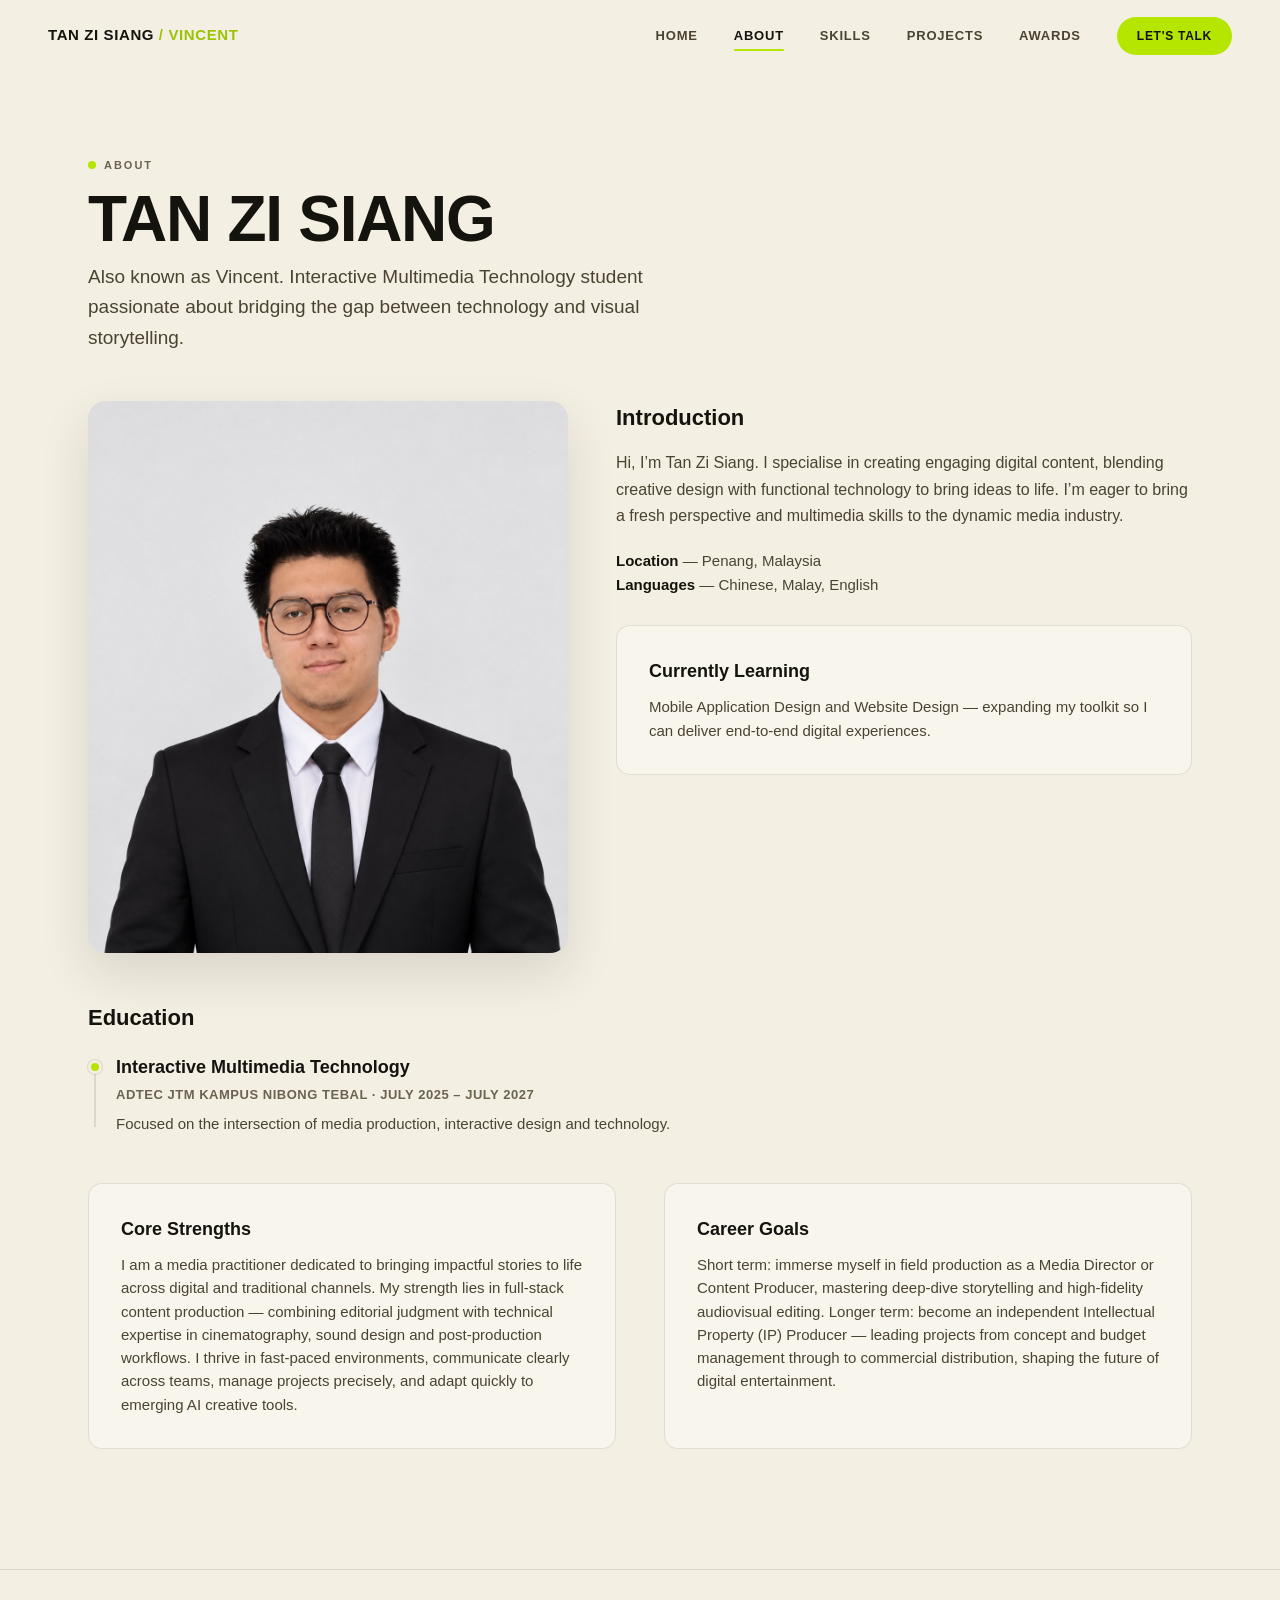
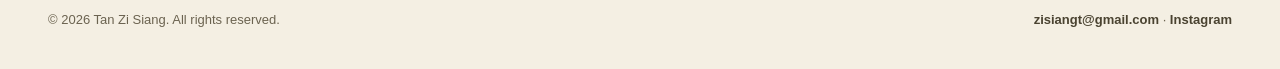
<file: about.html>
<!DOCTYPE html>
<html lang="en">
<head>
  <meta charset="utf-8">
  <meta name="viewport" content="width=device-width, initial-scale=1, viewport-fit=cover">
  <title>About — Tan Zi Siang</title>
  <meta name="description" content="About Tan Zi Siang (Vincent) — Interactive Multimedia Technology graduate path, strengths and career goals.">
  <link rel="stylesheet" href="style.css">
  <style>
    .about-portrait {
      width: 100%;
      max-width: 380px;
      margin: 0 auto 40px;
      border-radius: 18px;
      overflow: hidden;
      box-shadow: 0 20px 50px rgba(29,26,18,0.12);
      background: #e8e2d4;
    }
    .about-portrait img {
      width: 100%;
      height: auto;
      display: block;
      object-fit: cover;
      aspect-ratio: 1 / 1.15;
      object-position: center top;
    }
    @media (min-width: 900px) {
      .about-top {
        display: grid;
        grid-template-columns: 1fr 1.2fr;
        gap: 48px;
        align-items: start;
      }
      .about-portrait { margin: 0; max-width: none; }
    }
  </style>
</head>
<body>
  <header class="site-header">
    <a href="index.html" class="logo">Tan Zi Siang <span>/ Vincent</span></a>
    <button class="nav-toggle" aria-label="Menu" aria-expanded="false">
      <span></span><span></span><span></span>
    </button>
    <nav class="nav">
      <a href="index.html">Home</a>
      <a href="about.html" class="active">About</a>
      <a href="skills.html">Skills</a>
      <a href="projects.html">Projects</a>
      <a href="awards.html">Awards</a>
      <a href="contact.html" class="nav-cta">Let's Talk</a>
    </nav>
  </header>

  <main>
    <div class="page-hero">
      <span class="section-label"><i></i>About</span>
      <h1 class="section-title">Tan Zi Siang</h1>
      <p class="section-lead">Also known as Vincent. Interactive Multimedia Technology student passionate about bridging the gap between technology and visual storytelling.</p>
    </div>

    <section class="section" style="padding-top: 0;">
      <div class="about-top">
        <div class="about-portrait">
          <img src="portrait.jpg" alt="Tan Zi Siang — professional portrait" width="800" height="920">
        </div>
        <div>
          <h2 style="font-size:22px;font-weight:700;margin-bottom:16px;color:var(--dark);">Introduction</h2>
          <p style="font-size:16px;line-height:1.65;color:var(--text-muted);margin-bottom:20px;">
            Hi, I’m Tan Zi Siang. I specialise in creating engaging digital content, blending creative design with functional technology to bring ideas to life. I’m eager to bring a fresh perspective and multimedia skills to the dynamic media industry.
          </p>
          <p style="font-size:15px;line-height:1.6;color:var(--text-muted);">
            <strong style="color:var(--dark);">Location</strong> — Penang, Malaysia<br>
            <strong style="color:var(--dark);">Languages</strong> — Chinese, Malay, English
          </p>
          <div class="card" style="margin-top:28px;">
            <h3>Currently Learning</h3>
            <p>Mobile Application Design and Website Design — expanding my toolkit so I can deliver end-to-end digital experiences.</p>
          </div>
        </div>
      </div>

      <div class="mt-48">
        <h2 style="font-size:22px;font-weight:700;margin-bottom:20px;color:var(--dark);">Education</h2>
        <div class="timeline">
          <div class="timeline-item">
            <h3>Interactive Multimedia Technology</h3>
            <div class="meta">ADTEC JTM Kampus Nibong Tebal · July 2025 – July 2027</div>
            <p>Focused on the intersection of media production, interactive design and technology.</p>
          </div>
        </div>
      </div>

      <div class="mt-48 grid-2">
        <div class="card">
          <h3>Core Strengths</h3>
          <p>I am a media practitioner dedicated to bringing impactful stories to life across digital and traditional channels. My strength lies in full-stack content production — combining editorial judgment with technical expertise in cinematography, sound design and post-production workflows. I thrive in fast-paced environments, communicate clearly across teams, manage projects precisely, and adapt quickly to emerging AI creative tools.</p>
        </div>
        <div class="card">
          <h3>Career Goals</h3>
          <p>Short term: immerse myself in field production as a Media Director or Content Producer, mastering deep-dive storytelling and high-fidelity audiovisual editing. Longer term: become an independent Intellectual Property (IP) Producer — leading projects from concept and budget management through to commercial distribution, shaping the future of digital entertainment.</p>
        </div>
      </div>
    </section>
  </main>

  <footer class="site-footer">
    <p>© 2026 Tan Zi Siang. All rights reserved.</p>
    <p>
      <a href="mailto:zisiangt@gmail.com">zisiangt@gmail.com</a>
      ·
      <a href="https://instagram.com/vincent._.zs" target="_blank" rel="noopener">Instagram</a>
    </p>
  </footer>
  <script src="main.js"></script>
</body>
</html>
</file>
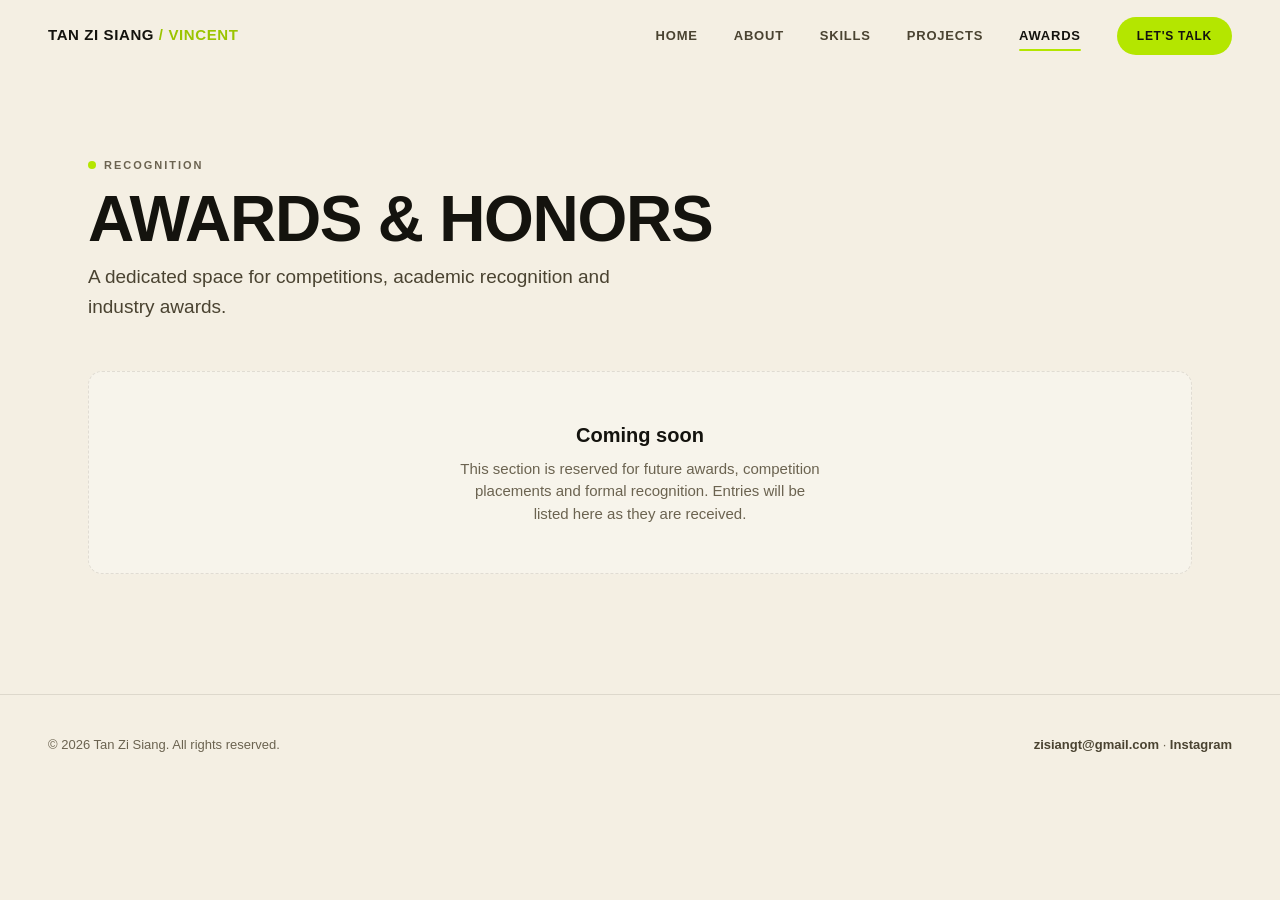
<file: awards.html>
<!DOCTYPE html>
<html lang="en">
<head>
  <meta charset="utf-8">
  <meta name="viewport" content="width=device-width, initial-scale=1, viewport-fit=cover">
  <title>Awards &amp; Honors — Tan Zi Siang</title>
  <meta name="description" content="Awards and recognition for Tan Zi Siang (Vincent).">
  <link rel="stylesheet" href="style.css">
</head>
<body>
  <header class="site-header">
    <a href="index.html" class="logo">Tan Zi Siang <span>/ Vincent</span></a>
    <button class="nav-toggle" aria-label="Menu" aria-expanded="false">
      <span></span><span></span><span></span>
    </button>
    <nav class="nav">
      <a href="index.html">Home</a>
      <a href="about.html">About</a>
      <a href="skills.html">Skills</a>
      <a href="projects.html">Projects</a>
      <a href="awards.html" class="active">Awards</a>
      <a href="contact.html" class="nav-cta">Let's Talk</a>
    </nav>
  </header>

  <main>
    <div class="page-hero">
      <span class="section-label"><i></i>Recognition</span>
      <h1 class="section-title">Awards &amp; Honors</h1>
      <p class="section-lead">A dedicated space for competitions, academic recognition and industry awards.</p>
    </div>

    <section class="section" style="padding-top: 0;">
      <div class="placeholder">
        <h3>Coming soon</h3>
        <p>This section is reserved for future awards, competition placements and formal recognition. Entries will be listed here as they are received.</p>
      </div>
    </section>
  </main>

  <footer class="site-footer">
    <p>© 2026 Tan Zi Siang. All rights reserved.</p>
    <p>
      <a href="mailto:zisiangt@gmail.com">zisiangt@gmail.com</a>
      ·
      <a href="https://instagram.com/vincent._.zs" target="_blank" rel="noopener">Instagram</a>
    </p>
  </footer>

  <script src="main.js"></script>
</body>
</html>
</file>
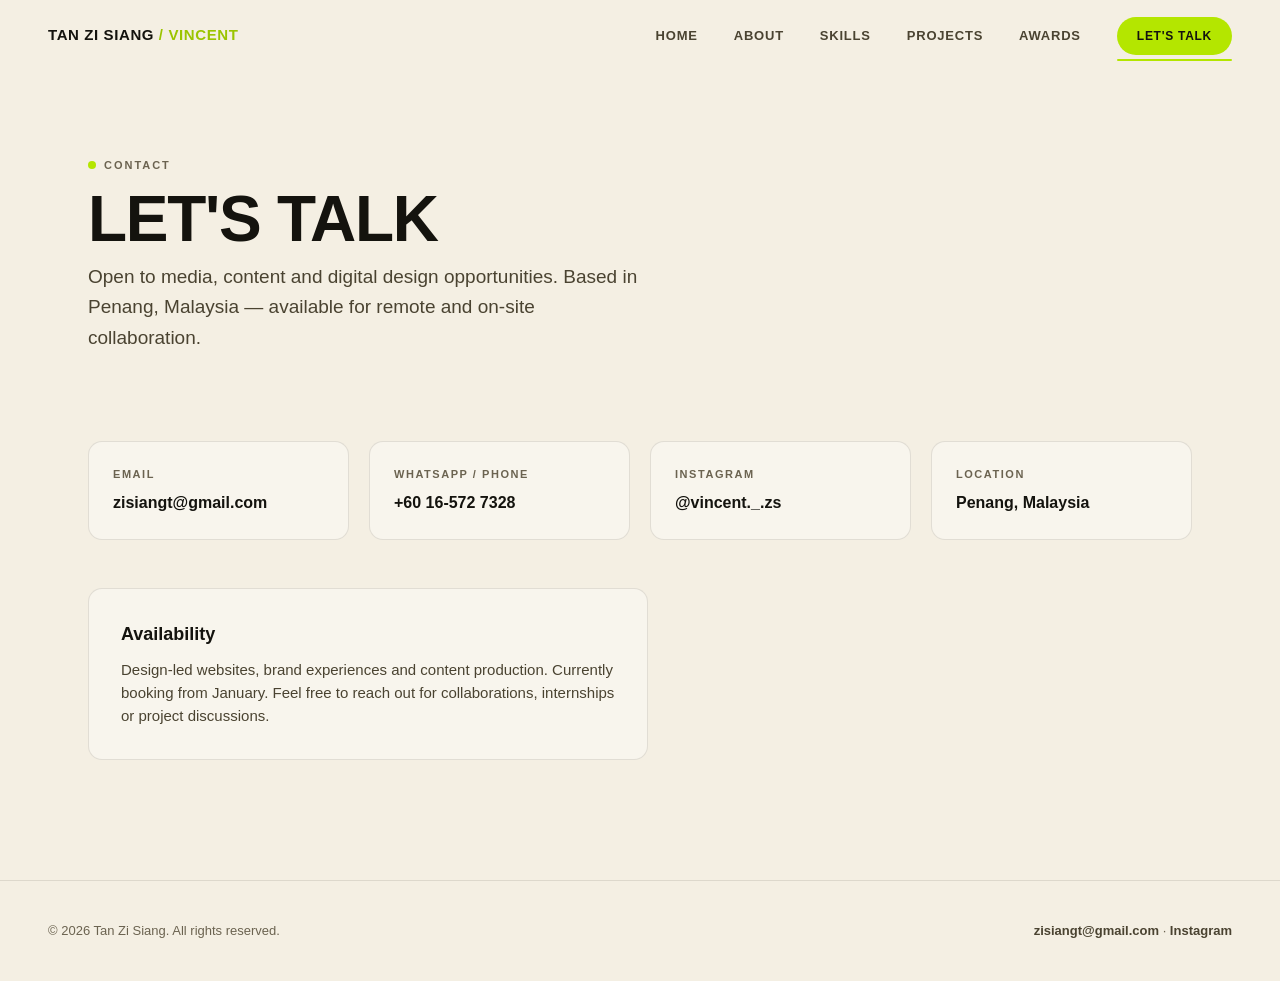
<file: contact.html>
<!DOCTYPE html>
<html lang="en">
<head>
  <meta charset="utf-8">
  <meta name="viewport" content="width=device-width, initial-scale=1, viewport-fit=cover">
  <title>Contact — Tan Zi Siang</title>
  <meta name="description" content="Get in touch with Tan Zi Siang (Vincent) for projects and opportunities.">
  <link rel="stylesheet" href="style.css">
</head>
<body>
  <header class="site-header">
    <a href="index.html" class="logo">Tan Zi Siang <span>/ Vincent</span></a>
    <button class="nav-toggle" aria-label="Menu" aria-expanded="false">
      <span></span><span></span><span></span>
    </button>
    <nav class="nav">
      <a href="index.html">Home</a>
      <a href="about.html">About</a>
      <a href="skills.html">Skills</a>
      <a href="projects.html">Projects</a>
      <a href="awards.html">Awards</a>
      <a href="contact.html" class="nav-cta active">Let's Talk</a>
    </nav>
  </header>

  <main>
    <div class="page-hero">
      <span class="section-label"><i></i>Contact</span>
      <h1 class="section-title">Let's Talk</h1>
      <p class="section-lead">Open to media, content and digital design opportunities. Based in Penang, Malaysia — available for remote and on-site collaboration.</p>
    </div>

    <section class="section" style="padding-top: 0;">
      <div class="contact-grid">
        <div class="contact-item">
          <div class="label">Email</div>
          <a href="mailto:zisiangt@gmail.com">zisiangt@gmail.com</a>
        </div>
        <div class="contact-item">
          <div class="label">WhatsApp / Phone</div>
          <a href="https://wa.me/60165727328" target="_blank" rel="noopener">+60 16-572 7328</a>
        </div>
        <div class="contact-item">
          <div class="label">Instagram</div>
          <a href="https://instagram.com/vincent._.zs" target="_blank" rel="noopener">@vincent._.zs</a>
        </div>
        <div class="contact-item">
          <div class="label">Location</div>
          <span>Penang, Malaysia</span>
        </div>
      </div>

      <div class="card mt-48" style="max-width:560px;">
        <h3>Availability</h3>
        <p>Design-led websites, brand experiences and content production. Currently booking from January. Feel free to reach out for collaborations, internships or project discussions.</p>
      </div>
    </section>
  </main>

  <footer class="site-footer">
    <p>© 2026 Tan Zi Siang. All rights reserved.</p>
    <p>
      <a href="mailto:zisiangt@gmail.com">zisiangt@gmail.com</a>
      ·
      <a href="https://instagram.com/vincent._.zs" target="_blank" rel="noopener">Instagram</a>
    </p>
  </footer>

  <script src="main.js"></script>
</body>
</html>
</file>
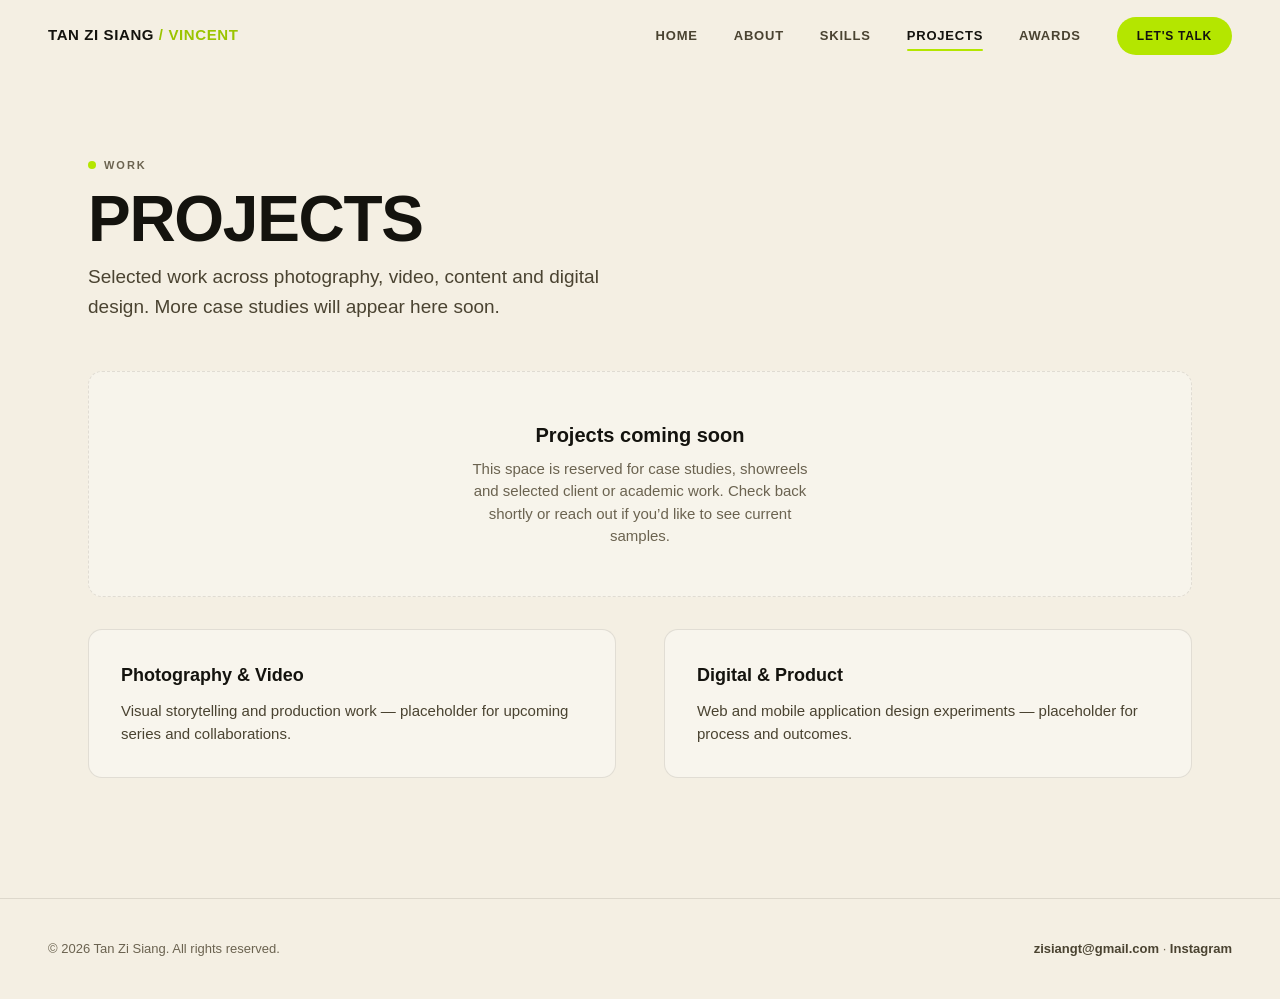
<file: projects.html>
<!DOCTYPE html>
<html lang="en">
<head>
  <meta charset="utf-8">
  <meta name="viewport" content="width=device-width, initial-scale=1, viewport-fit=cover">
  <title>Projects — Tan Zi Siang</title>
  <meta name="description" content="Selected projects by Tan Zi Siang (Vincent).">
  <link rel="stylesheet" href="style.css">
</head>
<body>
  <header class="site-header">
    <a href="index.html" class="logo">Tan Zi Siang <span>/ Vincent</span></a>
    <button class="nav-toggle" aria-label="Menu" aria-expanded="false">
      <span></span><span></span><span></span>
    </button>
    <nav class="nav">
      <a href="index.html">Home</a>
      <a href="about.html">About</a>
      <a href="skills.html">Skills</a>
      <a href="projects.html" class="active">Projects</a>
      <a href="awards.html">Awards</a>
      <a href="contact.html" class="nav-cta">Let's Talk</a>
    </nav>
  </header>

  <main>
    <div class="page-hero">
      <span class="section-label"><i></i>Work</span>
      <h1 class="section-title">Projects</h1>
      <p class="section-lead">Selected work across photography, video, content and digital design. More case studies will appear here soon.</p>
    </div>

    <section class="section" style="padding-top: 0;">
      <div class="placeholder">
        <h3>Projects coming soon</h3>
        <p>This space is reserved for case studies, showreels and selected client or academic work. Check back shortly or reach out if you’d like to see current samples.</p>
      </div>

      <div class="grid-2 mt-32">
        <div class="card">
          <h3>Photography &amp; Video</h3>
          <p>Visual storytelling and production work — placeholder for upcoming series and collaborations.</p>
        </div>
        <div class="card">
          <h3>Digital &amp; Product</h3>
          <p>Web and mobile application design experiments — placeholder for process and outcomes.</p>
        </div>
      </div>
    </section>
  </main>

  <footer class="site-footer">
    <p>© 2026 Tan Zi Siang. All rights reserved.</p>
    <p>
      <a href="mailto:zisiangt@gmail.com">zisiangt@gmail.com</a>
      ·
      <a href="https://instagram.com/vincent._.zs" target="_blank" rel="noopener">Instagram</a>
    </p>
  </footer>

  <script src="main.js"></script>
</body>
</html>
</file>
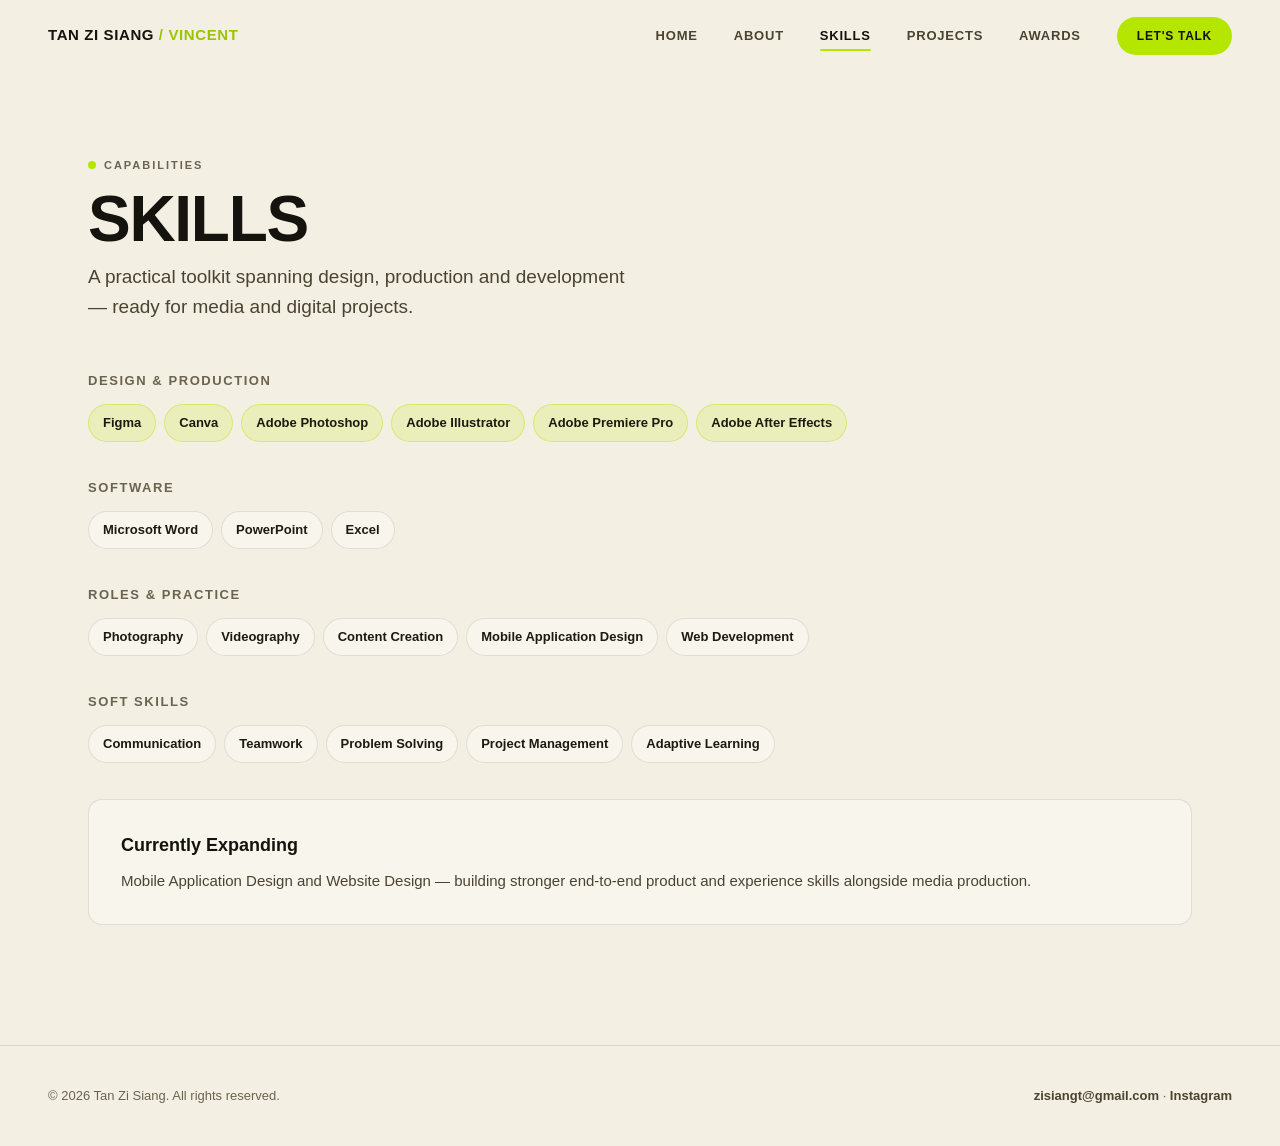
<file: skills.html>
<!DOCTYPE html>
<html lang="en">
<head>
  <meta charset="utf-8">
  <meta name="viewport" content="width=device-width, initial-scale=1, viewport-fit=cover">
  <title>Skills — Tan Zi Siang</title>
  <meta name="description" content="Design, software and soft skills of Tan Zi Siang (Vincent).">
  <link rel="stylesheet" href="style.css">
</head>
<body>
  <header class="site-header">
    <a href="index.html" class="logo">Tan Zi Siang <span>/ Vincent</span></a>
    <button class="nav-toggle" aria-label="Menu" aria-expanded="false">
      <span></span><span></span><span></span>
    </button>
    <nav class="nav">
      <a href="index.html">Home</a>
      <a href="about.html">About</a>
      <a href="skills.html" class="active">Skills</a>
      <a href="projects.html">Projects</a>
      <a href="awards.html">Awards</a>
      <a href="contact.html" class="nav-cta">Let's Talk</a>
    </nav>
  </header>

  <main>
    <div class="page-hero">
      <span class="section-label"><i></i>Capabilities</span>
      <h1 class="section-title">Skills</h1>
      <p class="section-lead">A practical toolkit spanning design, production and development — ready for media and digital projects.</p>
    </div>

    <section class="section" style="padding-top: 0;">
      <div class="skill-group">
        <h3>Design &amp; Production</h3>
        <div class="tags">
          <span class="tag accent">Figma</span>
          <span class="tag accent">Canva</span>
          <span class="tag accent">Adobe Photoshop</span>
          <span class="tag accent">Adobe Illustrator</span>
          <span class="tag accent">Adobe Premiere Pro</span>
          <span class="tag accent">Adobe After Effects</span>
        </div>
      </div>

      <div class="skill-group">
        <h3>Software</h3>
        <div class="tags">
          <span class="tag">Microsoft Word</span>
          <span class="tag">PowerPoint</span>
          <span class="tag">Excel</span>
        </div>
      </div>

      <div class="skill-group">
        <h3>Roles &amp; Practice</h3>
        <div class="tags">
          <span class="tag">Photography</span>
          <span class="tag">Videography</span>
          <span class="tag">Content Creation</span>
          <span class="tag">Mobile Application Design</span>
          <span class="tag">Web Development</span>
        </div>
      </div>

      <div class="skill-group">
        <h3>Soft Skills</h3>
        <div class="tags">
          <span class="tag">Communication</span>
          <span class="tag">Teamwork</span>
          <span class="tag">Problem Solving</span>
          <span class="tag">Project Management</span>
          <span class="tag">Adaptive Learning</span>
        </div>
      </div>

      <div class="card mt-32">
        <h3>Currently Expanding</h3>
        <p>Mobile Application Design and Website Design — building stronger end-to-end product and experience skills alongside media production.</p>
      </div>
    </section>
  </main>

  <footer class="site-footer">
    <p>© 2026 Tan Zi Siang. All rights reserved.</p>
    <p>
      <a href="mailto:zisiangt@gmail.com">zisiangt@gmail.com</a>
      ·
      <a href="https://instagram.com/vincent._.zs" target="_blank" rel="noopener">Instagram</a>
    </p>
  </footer>

  <script src="main.js"></script>
</body>
</html>
</file>
<file: style.css>
/* ============================================
   Tan Zi Siang / Vincent — Portfolio
   Design system inspired by high-end athlete sites
   ============================================ */

:root {
  --bg: #F4EFE3;
  --bg-soft: #F8F5ED;
  --bg-card: rgba(244, 239, 227, 0.92);
  --text: #1d1a12;
  --text-muted: #4a4331;
  --text-soft: #6b6350;
  --accent: #B4E600;
  --accent-dark: #9bc400;
  --line: rgba(59, 51, 32, 0.12);
  --dark: #14130E;
  --radius: 14px;
  --radius-pill: 999px;
  --font: "Helvetica Neue", Helvetica, Arial, sans-serif;
  --font-display: "HelveticaNeue-CondensedBlack", "HelveticaNeue-CondensedBold", "AvenirNextCondensed-Heavy", "Arial Narrow", Impact, sans-serif;
  --ease: cubic-bezier(0.22, 1, 0.36, 1);
  --header-h: 72px;
}

*, *::before, *::after { box-sizing: border-box; margin: 0; padding: 0; }

html {
  scroll-behavior: smooth;
  -webkit-font-smoothing: antialiased;
  -moz-osx-font-smoothing: grayscale;
}

body {
  font-family: var(--font);
  background: var(--bg);
  color: var(--text);
  line-height: 1.5;
  min-height: 100vh;
  overflow-x: hidden;
}

img { max-width: 100%; height: auto; display: block; }
a { color: inherit; text-decoration: none; }
ul { list-style: none; }

/* ========== Header ========== */
.site-header {
  position: fixed;
  top: 0; left: 0; right: 0;
  z-index: 100;
  height: var(--header-h);
  display: flex;
  align-items: center;
  justify-content: space-between;
  padding: 0 clamp(20px, 4vw, 48px);
  background: rgba(244, 239, 227, 0.85);
  backdrop-filter: blur(12px);
  -webkit-backdrop-filter: blur(12px);
  border-bottom: 1px solid transparent;
  transition: border-color 0.3s, background 0.3s;
}

.site-header.scrolled {
  border-bottom-color: var(--line);
  background: rgba(244, 239, 227, 0.95);
}

.logo {
  font-weight: 800;
  font-size: 15px;
  letter-spacing: 0.04em;
  text-transform: uppercase;
  color: var(--dark);
}

.logo span { color: var(--accent-dark); }

.nav {
  display: flex;
  align-items: center;
  gap: clamp(18px, 3vw, 36px);
}

.nav a {
  font-size: 13px;
  font-weight: 600;
  letter-spacing: 0.06em;
  text-transform: uppercase;
  color: var(--text-muted);
  transition: color 0.25s;
  position: relative;
}

.nav a:hover,
.nav a.active { color: var(--dark); }

.nav a.active::after {
  content: "";
  position: absolute;
  left: 0; right: 0; bottom: -6px;
  height: 2px;
  background: var(--accent);
  border-radius: 1px;
}

.nav-cta {
  display: inline-flex;
  align-items: center;
  padding: 10px 20px;
  border-radius: var(--radius-pill);
  background: var(--accent);
  color: var(--dark) !important;
  font-size: 12px !important;
  font-weight: 700 !important;
  letter-spacing: 0.04em;
  transition: transform 0.25s var(--ease), background 0.25s;
}

.nav-cta:hover {
  transform: scale(1.04);
  background: var(--accent-dark);
}

.nav-toggle {
  display: none;
  width: 40px; height: 40px;
  border: none;
  background: transparent;
  cursor: pointer;
  position: relative;
  z-index: 110;
}

.nav-toggle span {
  display: block;
  width: 22px; height: 2px;
  background: var(--dark);
  margin: 5px auto;
  transition: 0.3s;
}

/* Mobile nav */
@media (max-width: 860px) {
  .nav-toggle { display: block; }
  .nav {
    position: fixed;
    inset: 0;
    background: var(--bg);
    flex-direction: column;
    justify-content: center;
    gap: 28px;
    opacity: 0;
    pointer-events: none;
    transition: opacity 0.35s;
    z-index: 105;
  }
  .nav.open {
    opacity: 1;
    pointer-events: auto;
  }
  .nav a { font-size: 18px; }
  .nav-cta { margin-top: 12px; }
}

/* ========== Main layout ========== */
main { padding-top: var(--header-h); }

.section {
  padding: clamp(64px, 10vw, 120px) clamp(20px, 4vw, 48px);
  max-width: 1200px;
  margin: 0 auto;
}

.section-label {
  display: inline-flex;
  align-items: center;
  gap: 8px;
  font-size: 11px;
  font-weight: 700;
  letter-spacing: 0.18em;
  text-transform: uppercase;
  color: var(--text-soft);
  margin-bottom: 16px;
}

.section-label i {
  width: 8px; height: 8px;
  border-radius: 50%;
  background: var(--accent);
}

.section-title {
  font-family: var(--font-display);
  font-weight: 900;
  font-size: clamp(36px, 6vw, 64px);
  line-height: 0.95;
  letter-spacing: -0.02em;
  text-transform: uppercase;
  color: var(--dark);
  margin-bottom: 24px;
}

.section-lead {
  font-size: clamp(16px, 2vw, 19px);
  line-height: 1.6;
  color: var(--text-muted);
  max-width: 560px;
}

/* ========== Hero (Home) ========== */
.hero {
  position: relative;
  isolation: isolate;
  min-height: calc(100svh - var(--header-h));
  display: grid;
  grid-template-columns: 1fr 1fr;
  align-items: end;
  gap: 40px;
  padding: 40px clamp(20px, 4vw, 48px) 48px;
  overflow: hidden;
  background: var(--bg);
}

@media (max-width: 900px) {
  .hero {
    grid-template-columns: 1fr;
    min-height: auto;
    padding-top: 32px;
    padding-bottom: 40px;
  }
}

.hero-copy {
  position: relative;
  z-index: 2;
  padding-bottom: 24px;
}

.hero-mark h1 {
  font-family: var(--font-display);
  font-weight: 900;
  font-size: clamp(48px, 9vw, 110px);
  line-height: 0.82;
  letter-spacing: -0.02em;
  text-transform: uppercase;
  color: var(--dark);
  margin-bottom: 12px;
}

.hero-mark p {
  font-size: 12px;
  font-weight: 600;
  letter-spacing: 0.16em;
  text-transform: uppercase;
  color: var(--text-soft);
  margin-bottom: 28px;
}

.hero-intro {
  font-size: 16px;
  line-height: 1.55;
  color: var(--text-muted);
  max-width: 380px;
  margin-bottom: 28px;
}

.hero-actions {
  display: flex;
  flex-wrap: wrap;
  gap: 12px;
  margin-bottom: 32px;
}

.btn {
  display: inline-flex;
  align-items: center;
  justify-content: center;
  padding: 14px 26px;
  border-radius: var(--radius-pill);
  font-size: 13px;
  font-weight: 700;
  letter-spacing: 0.03em;
  transition: transform 0.25s var(--ease), background 0.25s, color 0.25s;
}

.btn-primary {
  background: var(--accent);
  color: var(--dark);
}

.btn-primary:hover {
  transform: scale(1.04);
  background: var(--accent-dark);
}

.btn-ghost {
  background: transparent;
  border: 1px solid var(--line);
  color: var(--text);
}

.btn-ghost:hover {
  border-color: var(--text-soft);
  background: rgba(0,0,0,0.03);
}

.availability {
  display: inline-flex;
  align-items: center;
  gap: 10px;
  padding: 12px 16px;
  border-radius: var(--radius);
  background: var(--bg-card);
  border: 1px solid var(--line);
  backdrop-filter: blur(6px);
  max-width: 280px;
}

.availability .dot {
  width: 8px; height: 8px;
  border-radius: 50%;
  background: var(--accent);
  flex-shrink: 0;
}

.availability p {
  font-size: 13px;
  line-height: 1.4;
  color: var(--text-muted);
}

.availability strong {
  display: block;
  font-size: 10px;
  font-weight: 700;
  letter-spacing: 0.14em;
  text-transform: uppercase;
  color: var(--dark);
  margin-bottom: 2px;
}

/* Portrait side */
.hero-portrait {
  position: relative;
  z-index: 1;
  display: flex;
  justify-content: center;
  align-items: flex-end;
}

.portrait-frame {
  position: relative;
  width: min(420px, 88vw);
  aspect-ratio: 1 / 1.15;
  border-radius: 20px;
  overflow: hidden;
  background: #e8e2d4;
  box-shadow: 0 24px 60px rgba(29, 26, 18, 0.12);
}

.portrait-frame img {
  width: 100%;
  height: 100%;
  object-fit: cover;
  object-position: center top;
}

.portrait-frame::after {
  content: "";
  position: absolute;
  inset: 0;
  background: linear-gradient(to top, rgba(244,239,227,0.25) 0%, transparent 40%);
  pointer-events: none;
}

/* Subtle contour lines background */
.hero-bg-lines {
  position: absolute;
  inset: 0;
  z-index: 0;
  pointer-events: none;
  opacity: 0.5;
}

.hero-bg-lines svg {
  width: 100%;
  height: 100%;
}

/* ========== Content cards & grids ========== */
.grid-2 {
  display: grid;
  grid-template-columns: 1fr 1fr;
  gap: clamp(24px, 4vw, 48px);
}

@media (max-width: 720px) {
  .grid-2 { grid-template-columns: 1fr; }
}

.card {
  background: var(--bg-soft);
  border: 1px solid var(--line);
  border-radius: var(--radius);
  padding: clamp(22px, 3vw, 32px);
  transition: border-color 0.3s, transform 0.3s var(--ease);
}

.card:hover {
  border-color: rgba(180, 230, 0, 0.35);
}

.card h3 {
  font-size: 18px;
  font-weight: 700;
  margin-bottom: 10px;
  color: var(--dark);
}

.card p {
  font-size: 15px;
  line-height: 1.55;
  color: var(--text-muted);
}

.skill-group {
  margin-bottom: 36px;
}

.skill-group h3 {
  font-size: 13px;
  font-weight: 700;
  letter-spacing: 0.12em;
  text-transform: uppercase;
  color: var(--text-soft);
  margin-bottom: 14px;
}

.tags {
  display: flex;
  flex-wrap: wrap;
  gap: 8px;
}

.tag {
  display: inline-block;
  padding: 8px 14px;
  border-radius: var(--radius-pill);
  background: var(--bg-soft);
  border: 1px solid var(--line);
  font-size: 13px;
  font-weight: 600;
  color: var(--text);
}

.tag.accent {
  background: rgba(180, 230, 0, 0.18);
  border-color: rgba(180, 230, 0, 0.4);
}

/* Timeline / education */
.timeline {
  display: flex;
  flex-direction: column;
  gap: 28px;
  position: relative;
  padding-left: 28px;
}

.timeline::before {
  content: "";
  position: absolute;
  left: 6px;
  top: 8px;
  bottom: 8px;
  width: 2px;
  background: var(--line);
}

.timeline-item {
  position: relative;
}

.timeline-item::before {
  content: "";
  position: absolute;
  left: -28px;
  top: 6px;
  width: 14px;
  height: 14px;
  border-radius: 50%;
  background: var(--accent);
  border: 3px solid var(--bg);
  box-shadow: 0 0 0 1px var(--line);
}

.timeline-item h3 {
  font-size: 18px;
  font-weight: 700;
  color: var(--dark);
  margin-bottom: 4px;
}

.timeline-item .meta {
  font-size: 13px;
  font-weight: 600;
  letter-spacing: 0.04em;
  text-transform: uppercase;
  color: var(--text-soft);
  margin-bottom: 8px;
}

.timeline-item p {
  font-size: 15px;
  color: var(--text-muted);
  line-height: 1.5;
}

/* Placeholder blocks */
.placeholder {
  border: 1.5px dashed var(--line);
  border-radius: var(--radius);
  padding: 48px 32px;
  text-align: center;
  background: rgba(255,255,255,0.3);
}

.placeholder h3 {
  font-size: 20px;
  font-weight: 700;
  margin-bottom: 8px;
  color: var(--dark);
}

.placeholder p {
  font-size: 15px;
  color: var(--text-soft);
  max-width: 360px;
  margin: 0 auto;
}

/* Contact */
.contact-grid {
  display: grid;
  grid-template-columns: repeat(auto-fit, minmax(240px, 1fr));
  gap: 20px;
  margin-top: 40px;
}

.contact-item {
  padding: 24px;
  border-radius: var(--radius);
  background: var(--bg-soft);
  border: 1px solid var(--line);
  transition: border-color 0.3s;
}

.contact-item:hover {
  border-color: rgba(180, 230, 0, 0.45);
}

.contact-item .label {
  font-size: 11px;
  font-weight: 700;
  letter-spacing: 0.14em;
  text-transform: uppercase;
  color: var(--text-soft);
  margin-bottom: 8px;
}

.contact-item a,
.contact-item span {
  font-size: 16px;
  font-weight: 600;
  color: var(--dark);
  word-break: break-all;
}

.contact-item a:hover {
  color: var(--accent-dark);
}

/* Footer */
.site-footer {
  padding: 40px clamp(20px, 4vw, 48px);
  border-top: 1px solid var(--line);
  display: flex;
  flex-wrap: wrap;
  justify-content: space-between;
  align-items: center;
  gap: 16px;
  font-size: 13px;
  color: var(--text-soft);
}

.site-footer a {
  font-weight: 600;
  color: var(--text-muted);
}

.site-footer a:hover { color: var(--dark); }

/* Utilities */
.mt-8 { margin-top: 8px; }
.mt-16 { margin-top: 16px; }
.mt-24 { margin-top: 24px; }
.mt-32 { margin-top: 32px; }
.mt-48 { margin-top: 48px; }

/* Page title block (inner pages) */
.page-hero {
  padding: clamp(48px, 8vw, 80px) clamp(20px, 4vw, 48px) clamp(32px, 5vw, 48px);
  max-width: 1200px;
  margin: 0 auto;
}

.page-hero .section-title {
  margin-bottom: 12px;
}

/* Subtle entrance */
@keyframes fadeUp {
  from { opacity: 0; transform: translateY(16px); }
  to { opacity: 1; transform: translateY(0); }
}

.hero-copy, .page-hero {
  animation: fadeUp 0.7s var(--ease) both;
}

/* Reduced motion */
@media (prefers-reduced-motion: reduce) {
  *, *::before, *::after {
    animation-duration: 0.01ms !important;
    transition-duration: 0.01ms !important;
  }
}
</file>
